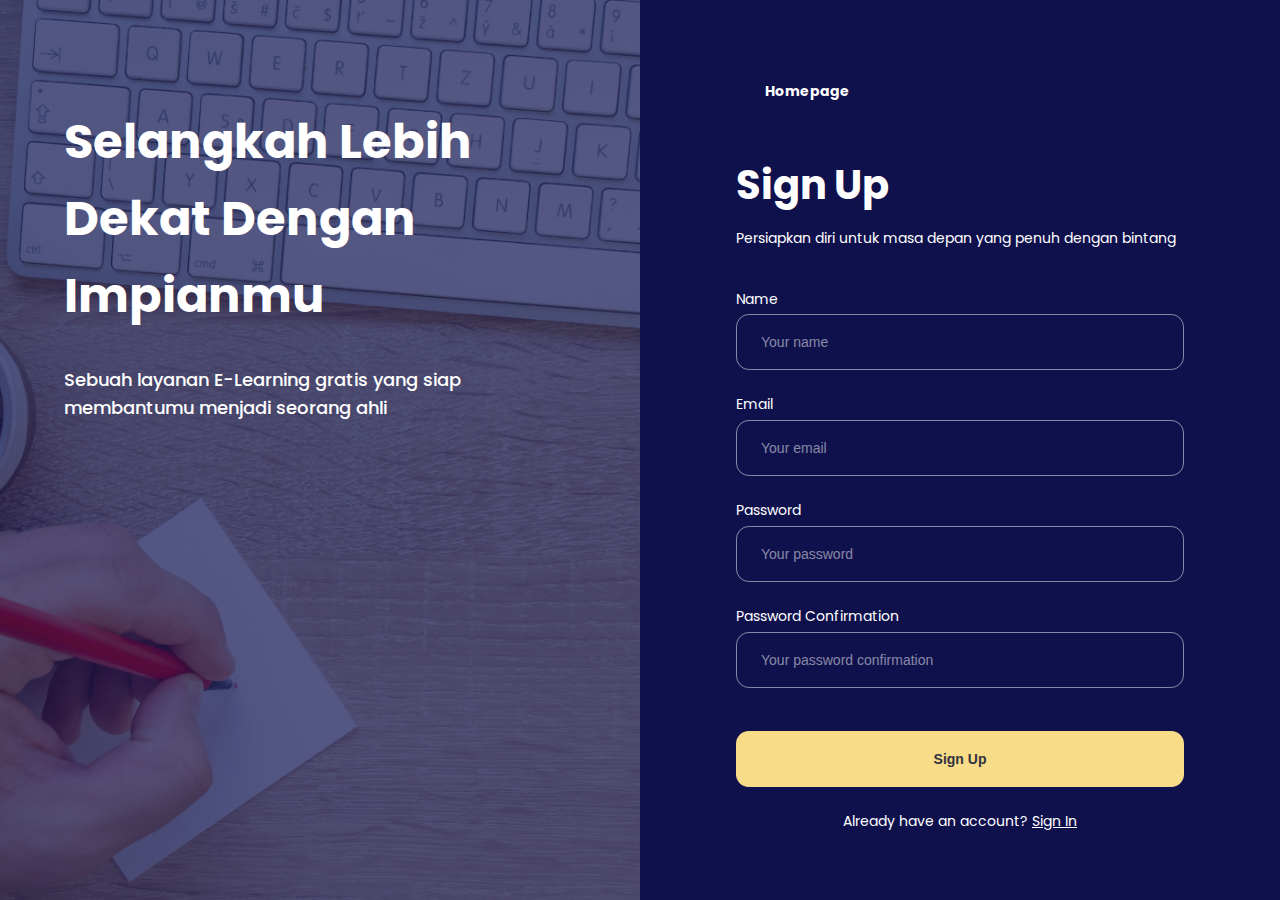
<file: sign-up.html>
<!DOCTYPE html>
<html lang="en">
<head>
  <meta charset="UTF-8">
  <meta name="viewport" content="width=device-width, initial-scale=1.0">
  <link rel="stylesheet" href="https://cdnjs.cloudflare.com/ajax/libs/font-awesome/6.1.1/css/all.min.css" integrity="sha512-KfkfwYDsLkIlwQp6LFnl8zNdLGxu9YAA1QvwINks4PhcElQSvqcyVLLD9aMhXd13uQjoXtEKNosOWaZqXgel0g==" crossOrigin="anonymous" referrerPolicy="no-referrer" />
  <link rel="preconnect" href="https://fonts.googleapis.com">
  <link rel="preconnect" href="https://fonts.gstatic.com" crossorigin>
  <link href="https://fonts.googleapis.com/css2?family=Poppins:ital,wght@0,100;0,200;0,300;0,400;0,500;0,600;0,700;0,800;0,900;1,100;1,200;1,300;1,400;1,500;1,600;1,700;1,800;1,900&display=swap" rel="stylesheet">
  <link href="style/variables.style.css" rel="stylesheet">
  <link href="style/auth.style.css" rel="stylesheet">
  <link href="style/components.style.css" rel="stylesheet">
  <title>Sign Up - Pertemuan 2</title>
</head>
<body>
  <main>
    <section id="auth-hero">
      <img src="assets/sign-up-image.png" alt="Image Sign Up" class="background">
      <div class="content">
        <h2 class="title">Selangkah Lebih Dekat Dengan Impianmu</h2>
        <p class="description">Sebuah layanan E-Learning gratis yang siap membantumu menjadi seorang ahli</p>
      </div>
    </section>
    <section id="auth-form">
      <a class="btn-back" href="#">
        <i class="fa-solid fa-arrow-left"></i>
        <p>Homepage</p>
      </a>
      <div class="header">
        <h1>Sign Up</h1>
        <p>Persiapkan diri untuk masa depan yang penuh dengan bintang</p>
      </div>
      <form action="" method="get">
        <div class="input-group border-primary">
          <label for="name">Name</label>
          <input type="text" class="placeholder-primary" id="name" name="name" placeholder="Your name">
        </div>
        <div class="input-group border-primary">
          <label for="email">Email</label>
          <input type="email" class="placeholder-primary" id="email" name="email" placeholder="Your email">
        </div>
        <div class="input-group border-primary">
          <label for="password">Password</label>
          <input type="password" class="placeholder-primary" id="password" name="password" placeholder="Your password">
        </div>
        <div class="input-group border-primary">
          <label for="password-confirmation">Password Confirmation</label>
          <input type="password" class="placeholder-primary" id="password-confirmation" name="password-confirmation" placeholder="Your password confirmation">
        </div>
        <button type="submit" class="btn-secondary btn-submit">Sign Up</button>
        <p class="text-center">Already have an account? <a href="sign-in.html" class="link">Sign In</a></p>
      </form>
    </section>
  </main>
</body>
</html>
</file>
<file: style/variables.style.css>
:root {
  --white: 0, 0%, 100%; /* #FFFFFF */
  --background: 0, 0%, 96%; /* #F5F5F5 */
  --background-foreground: 235, 14%, 22%; /* #282938 */
  --primary: 238, 68%, 18%; /* #1C1E53 */
  --secondary: 45, 89%, 75%; /* #FCD980 */
  --primary-foreground: 0, 0%, 100%; /* #FFFFFF */
  --secondary-foreground: 235, 14%, 22%; /* #282938 */
}
</file>
<file: style/auth.style.css>
* {
  padding: 0;
  border: 0;
  margin: 0;
  box-sizing: border-box;
}

body {
  font-size: 14px;
  font-family: "Poppins", sans-serif;
  color: hsl(var(--background-foreground));
}

main {
  width: 100%;
  min-height: 100vh;
  display: inline-flex;
  background-color: hsl(var(--background));
}

.btn-back {
  background-color: transparent;
  color: hsl(var(--primary-foreground));
  display: inline-flex;
  gap: 0.5rem;
  align-items: center;
  font-size: 14px;
  font-weight: 700;
  text-decoration: none;
  width: fit-content;
  margin-bottom: 1.5rem;
  transition-property: color, background-color;
  transition-timing-function: cubic-bezier(0, 0, 0.2, 1);
  transition-duration: 600ms;
  padding: 0.8rem 1.3rem;
  border-radius: 0.8rem;
}

.btn-back i {
  transition-property: transform;
  transition-timing-function: cubic-bezier(0.4, 0, 0.2, 1);
  transition-duration: 150ms;
}

.btn-back:hover i {
  transform: translateX(-0.5rem);
}

.btn-back:hover {
  background-color: hsl(var(--secondary));
  color: hsl(var(--secondary-foreground));
}

#auth-form {
  width: 100%;
  background-color: hsl(var(--primary));
  color: hsl(var(--primary-foreground));
  padding: 2.5rem;
  display: flex;
  flex-direction: column;
  justify-content: center;
  gap: 1rem;
}

#auth-hero {
  display: none;
  max-width: 50%;
  position: relative;
}

#auth-hero .background {
  position: absolute;
  inset: 0;
  object-fit: cover;
  object-position: center;
  width: 100%;
  height: 100%;
}

#auth-hero .content {
  position: relative;
  width: 100%;
  min-height: 100%;
  z-index: 1;
  padding: 6.5rem 4rem;
  color: hsl(var(--primary-foreground));
  background-color: hsla(var(--primary), 0.7);
}

#auth-hero .content .title {
  font-weight: 700;
  font-size: 3rem;
  line-height: 1.6;
}

#auth-hero .content .description {
  font-size: 1.125rem;
  line-height: 1.75rem;
  font-weight: 500;
  margin-top: 2rem;
}

#auth-form .header h1 {
  font-weight: 700;
  font-size: 2.5rem;
}

#auth-form .header p {
  margin-top: 0.8rem;
}

#auth-form form .btn-submit {
  margin-top: 1.2rem;
  margin-bottom: 1.5rem;
}

@media (min-width: 1024px) {
  #auth-hero {
    display: block;
  }

  #auth-form {
    width: 70%;
    padding: 3rem 6rem;
  }
}

@media (min-width: 1536px) {
  #auth-hero {
    width: 50%;
  }

  #auth-hero .content {
    padding: 6.5rem 8rem;
  }

  #auth-form {
    width: 50%;
    padding: 4rem 8rem;
  }
}
</file>
<file: style/components.style.css>
/* Form */
.input-group {
  position: relative;
  margin-top: 1.5rem;
  margin-bottom: 1.5rem;
  display: flex;
  flex-direction: column;
  gap: 0.3rem;
}

.input-group label {
  font-family: "Poppins", sans-serif;
}

.input-group input {
  padding: 1rem 1.5rem;
  height: 3.5rem;
  font-size: 0.875rem;
  line-height: 1.25rem;
  border-radius: 0.8rem;
  box-sizing: border-box;
  border: 1px solid hsl(var(--background-foreground));
  outline: none;
  background-color: transparent;
  transition-property: color, background-color, border-color, text-decoration-color, fill, stroke, opacity, box-shadow, transform, filter, backdrop-filter;
  transition-timing-function: cubic-bezier(0.4, 0, 0.2, 1);
  transition-duration: 150ms;
}

.input-group input:focus {
  border: 1px solid hsl(var(--primary));
}

.input-group input::placeholder {
  color: hsl(var(--background-foreground));
}

.input-group input.placeholder-primary {
  color: hsl(var(--white))
}

.input-group input.placeholder-primary:focus {
  border: 1px solid hsl(var(--white));
}

.input-group input.placeholder-primary::placeholder {
  color: hsla(var(--white), 0.5);
}

.input-group.border-primary input {
  border: 1px solid hsla(var(--white), 0.5);
}

/* Text */
.link {
  color: hsl(var(--primary-foreground));
}

.link-primary {
  color: hsl(var(--primary));
}

.link,
.link-primary {
  text-decoration: underline;
}

.link:hover,
.link-primary:hover {
  text-decoration: none;
}

.text-center {
  text-align: center;
}

/* Button */
.btn-secondary {
  background-color: hsl(var(--secondary));
  width: 100%;
  height: 3.5rem;
  color: hsl(var(--secondary-foreground));
  font-weight: 700;
  font-size: 14px;
  border-radius: 0.8rem;
  cursor: pointer;
}

.btn-secondary:hover {
  background-color: hsla(var(--secondary), 0.8);
  box-shadow: 0 10px 15px -3px rgb(0 0 0 / 0.1), 0 4px 6px -4px rgb(0 0 0 / 0.1);
}
</file>
